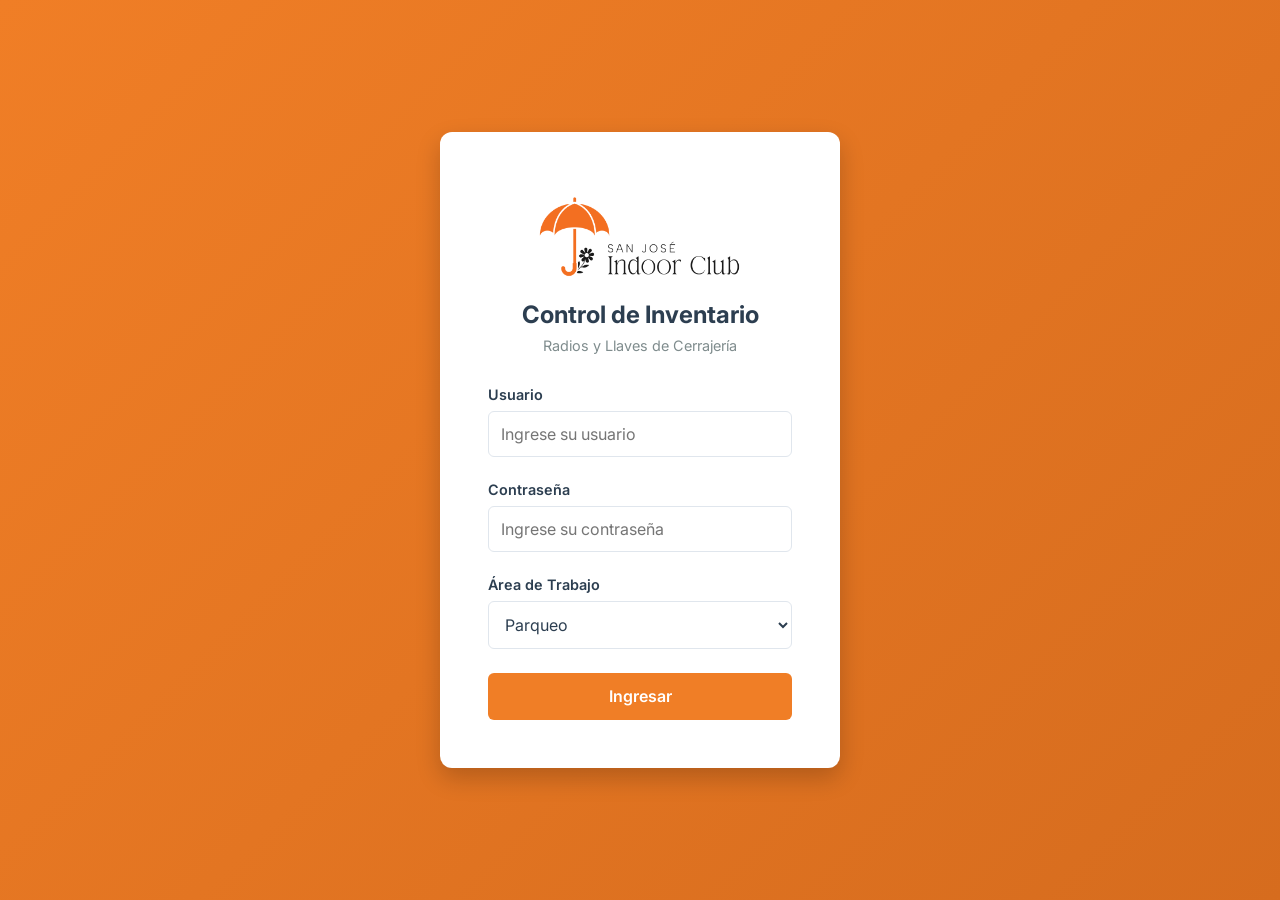
<file: public/index.html>
<!DOCTYPE html>
<html lang="es">

<head>
    <meta charset="UTF-8">
    <meta name="viewport" content="width=device-width, initial-scale=1.0">
    <title>Indoor Club - Control de Inventario</title>
    
    <!-- Favicon -->
    <link rel="icon" type="image/png" href="img/logo-indoor-club.png">
    
    <!-- Enlace a la hoja de estilos principal -->
    <link rel="stylesheet" href="css/style.css">
    
    <!-- Importación de fuentes tipográficas desde Google Fonts -->
    <link href="https://fonts.googleapis.com/css2?family=Inter:wght@300;400;600;700&display=swap" rel="stylesheet">
</head>

<body>
    <!-- Contenedor principal que centra el formulario de inicio de sesión -->
    <div class="login-container">
        
        <!-- Tarjeta blanca o de fondo oscuro que contiene el formulario -->
        <div class="login-card">
            
            <!-- Sección del logotipo -->
            <div class="logo-container">
                <img src="img/indoor-club-dark.png" alt="San José Indoor Club"
                    style="max-width: 300px; height: auto; display: block; margin: 0 auto;">
            </div>
            
            <!-- Títulos descriptivos -->
            <h1>Control de Inventario</h1>
            <p>Radios y Llaves de Cerrajería</p>
            
            <!-- Formulario de Autenticación -->
            <form id="loginForm">
                
                <!-- Campo: Nombre de Usuario -->
                <div class="input-group">
                    <label for="username">Usuario</label>
                    <input type="text" id="username" required placeholder="Ingrese su usuario">
                </div>
                
                <!-- Campo: Contraseña -->
                <div class="input-group">
                    <label for="password">Contraseña</label>
                    <input type="password" id="password" required placeholder="Ingrese su contraseña">
                </div>
                
                <!-- Campo: Área de Trabajo (Seleccionada al iniciar sesión para registrar contexto) -->
                <div class="input-group">
                    <label for="login-area">Área de Trabajo</label>
                    <select id="login-area" class="input-field" required style="width: 100%; padding: 12px; border: 1px solid var(--border-color); border-radius: 6px; background-color: var(--card-bg); font-size: 1rem; color: var(--text-color);">
                        <option value="Parqueo">Parqueo</option>
                        <option value="Hectárea">Hectárea</option>
                    </select>
                </div>
                
                <!-- Contenedor para mostrar mensajes de error de autenticación (oculto por defecto) -->
                <div id="loginError" class="error-msg" style="display: none;">Credenciales inválidas</div>
                
                <!-- Botón de envío del formulario -->
                <button type="submit" class="btn-primary">Ingresar</button>
            </form>
        </div>
    </div>

    <!-- Carga del script de autenticación que manejará el evento submit del formulario -->
    <script src="js/auth.js"></script>
</body>

</html>
</file>
<file: public/css/style.css>
/* ==========================================================================
   VARIABLES GLOBALES (Design Tokens)
   Definen los colores y estilos base de toda la aplicación para mantener consistencia.
   ========================================================================== */
:root {
    --primary: #F07E26; /* Naranja corporativo Indoor Club */
    --primary-dark: #D66C1E; /* Variante oscura para efectos hover */
    --secondary: #E3E829; /* Amarillo secundario */
    --accent: #1EB42F; /* Verde para acentos */
    --bg-color: #F8F9FA; /* Fondo principal de la app */
    --card-bg: #FFFFFF; /* Fondo de contenedores y tarjetas */
    --text-main: #2C3E50; /* Texto principal oscuro */
    --text-muted: #7F8C8D; /* Texto secundario gris */
    --border-color: #E0E6ED; /* Color de bordes y líneas divisorias */
    --error: #E74C3C; /* Rojo para errores o alertas */
    --success: #2ECC71; /* Verde claro para éxitos o estados "disponible" */
}

/* ==========================================================================
   RESETEOS BÁSICOS
   ========================================================================== */
* {
    box-sizing: border-box;
    margin: 0;
    padding: 0;
    font-family: 'Inter', sans-serif;
}

body {
    background-color: var(--bg-color);
    color: var(--text-main);
    display: flex;
    flex-direction: column;
    min-height: 100vh;
}

/* ==========================================================================
   ESTILOS DE LA PÁGINA DE LOGIN (index.html)
   ========================================================================== */
/* Contenedor principal centrado */
.login-container {
    display: flex;
    justify-content: center;
    align-items: center;
    height: 100vh;
    background: linear-gradient(135deg, var(--primary) 0%, var(--primary-dark) 100%);
}

.login-card {
    background: var(--card-bg);
    padding: 3rem;
    border-radius: 12px;
    box-shadow: 0 10px 25px rgba(0,0,0,0.2);
    width: 100%;
    max-width: 400px;
    text-align: center;
}

.logo-placeholder {
    display: flex;
    flex-direction: column;
    align-items: center;
    margin-bottom: 2rem;
}

.umbrella-icon {
    font-size: 3rem;
    color: var(--primary);
}

.login-card h1 {
    font-size: 1.5rem;
    margin-bottom: 0.5rem;
    color: var(--text-main);
}

.login-card p {
    color: var(--text-muted);
    margin-bottom: 2rem;
    font-size: 0.9rem;
}

.input-group {
    margin-bottom: 1.5rem;
    text-align: left;
}

.input-group label {
    display: block;
    margin-bottom: 0.5rem;
    font-size: 0.9rem;
    font-weight: 600;
}

.input-group input {
    width: 100%;
    padding: 0.75rem;
    border: 1px solid var(--border-color);
    border-radius: 6px;
    font-size: 1rem;
    transition: border-color 0.3s ease;
}

.input-group input:focus {
    outline: none;
    border-color: var(--primary);
    box-shadow: 0 0 0 2px rgba(240, 126, 38, 0.2);
}

.btn-primary {
    width: 100%;
    padding: 0.85rem;
    background-color: var(--primary);
    color: white;
    border: none;
    border-radius: 6px;
    font-size: 1rem;
    font-weight: 600;
    cursor: pointer;
    transition: background-color 0.3s ease, transform 0.1s ease;
}

.btn-primary:hover {
    background-color: var(--primary-dark);
}

.btn-primary:active {
    transform: scale(0.98);
}

.error-msg {
    color: var(--error);
    font-size: 0.85rem;
    margin-bottom: 1rem;
    display: none;
}

/* ==========================================================================
   ESTILOS DEL DASHBOARD PRINCIPAL (dashboard.html)
   ========================================================================== */
/* Contenedor que abarca pantalla completa (Sidebar + Main) */
.dashboard-layout {
    display: flex;
    height: 100vh;
}

/* Menú lateral izquierdo */
.sidebar {
    width: 260px;
    background-color: white;
    border-right: 1px solid var(--border-color);
    display: flex;
    flex-direction: column;
}

.sidebar-header {
    padding: 1.5rem;
    border-bottom: 1px solid var(--border-color);
    text-align: center;
}

.sidebar-header h2 {
    color: var(--primary);
    font-size: 1.2rem;
}

.nav-menu {
    flex: 1;
    padding: 1rem 0;
    list-style: none;
}

.nav-menu li {
    padding: 0.75rem 1.5rem;
    cursor: pointer;
    font-weight: 500;
    color: var(--text-muted);
    transition: all 0.3s ease;
    border-left: 4px solid transparent;
}

.nav-menu li:hover, .nav-menu li.active {
    background-color: rgba(240, 126, 38, 0.1);
    color: var(--primary);
    border-left-color: var(--primary);
}

.sidebar-footer {
    padding: 1.5rem;
    border-top: 1px solid var(--border-color);
}

.user-info {
    margin-bottom: 1rem;
    font-size: 0.9rem;
}

.user-info strong {
    color: var(--primary);
}

.btn-logout {
    width: 100%;
    padding: 0.5rem;
    background-color: #f8f9fa;
    border: 1px solid var(--border-color);
    color: var(--text-main);
    border-radius: 4px;
    cursor: pointer;
    transition: background 0.3s;
}

.btn-logout:hover {
    background-color: #e2e6ea;
}

.main-content {
    flex: 1;
    padding: 2rem;
    overflow-y: auto;
    background-color: var(--bg-color);
}

.section-title {
    margin-bottom: 1.5rem;
    color: var(--text-main);
    display: flex;
    justify-content: space-between;
    align-items: center;
}

.card {
    background: white;
    border-radius: 8px;
    padding: 1.5rem;
    box-shadow: 0 2px 10px rgba(0,0,0,0.05);
    margin-bottom: 1.5rem;
}

.search-input {
    padding: 0.5rem 1rem;
    border: 1px solid var(--border-color);
    border-radius: 4px;
    font-size: 0.9rem;
    width: 250px;
    transition: border-color 0.3s;
}

.search-input:focus {
    outline: none;
    border-color: var(--primary);
}

/* ==========================================================================
   TABLAS Y LISTADOS DE DATOS
   ========================================================================== */
table {
    width: 100%;
    border-collapse: collapse;
    margin-top: 1rem;
}

th, td {
    padding: 1rem;
    text-align: left;
    border-bottom: 1px solid var(--border-color);
}

th {
    background-color: #f8f9fa;
    color: var(--text-muted);
    font-weight: 600;
    font-size: 0.9rem;
}

tr:hover {
    background-color: #fcfcfc;
}

/* ==========================================================================
   BADGES (Etiquetas de estado)
   ========================================================================== */
.badge {
    padding: 0.25rem 0.5rem;
    border-radius: 20px;
    font-size: 0.75rem;
    font-weight: 600;
    white-space: nowrap;
}
.badge.disponible { background-color: rgba(46, 204, 113, 0.2); color: #27ae60; }
.badge.en-uso { background-color: rgba(240, 126, 38, 0.2); color: #d35400; }

/* ==========================================================================
   MODALES (Ventanas emergentes)
   ========================================================================== */
.modal {
    display: none;
    position: fixed;
    top: 0; left: 0; width: 100%; height: 100%;
    background: rgba(0,0,0,0.5);
    justify-content: center;
    align-items: center;
}
.modal.active { display: flex; }

.modal-content {
    background: white;
    padding: 2rem;
    border-radius: 8px;
    width: 400px;
    max-width: 90%;
    box-shadow: 0 10px 30px rgba(0,0,0,0.2);
}

.modal-header {
    display: flex;
    justify-content: space-between;
    align-items: center;
    margin-bottom: 1.5rem;
}

.close-btn {
    background: none; border: none; font-size: 1.5rem; cursor: pointer; color: var(--text-muted);
}

.form-group {
    margin-bottom: 1rem;
}
.form-group label {
    display: block; margin-bottom: 0.4rem; font-size: 0.9rem;
}
.form-group input, .form-group select {
    width: 100%; padding: 0.6rem; border: 1px solid var(--border-color); border-radius: 4px;
}

.btn-secondary {
    padding: 0.5rem 1rem;
    background: transparent;
    border: 1px solid var(--border-color);
    border-radius: 4px;
    cursor: pointer;
}
.btn-secondary:hover { background: #f8f9fa; }
.btn-danger {
    padding: 0.5rem 1rem;
    background: var(--error);
    color: white;
    border: none;
    border-radius: 4px;
    cursor: pointer;
}

.btn-edit {
    padding: 0.5rem 1rem;
    background: var(--primary);
    color: white;
    border: none;
    border-radius: 4px;
    cursor: pointer;
}
.btn-edit:hover { background: var(--primary-dark); }

.action-btns {
    display: flex; gap: 0.5rem;
}

/* ==========================================================================
   DISEÑO ADAPTABLE (Responsive Design - Mobile First Media Queries)
   ========================================================================== */
.mobile-header {
    display: none;
    background-color: var(--card-bg);
    padding: 1rem;
    box-shadow: 0 2px 5px rgba(0,0,0,0.1);
    align-items: center;
    justify-content: space-between;
    position: sticky;
    top: 0;
    z-index: 99;
}

.mobile-header img {
    height: 40px;
}

.btn-menu {
    background: none;
    border: none;
    font-size: 1.5rem;
    color: var(--primary);
    cursor: pointer;
}

.table-responsive {
    width: 100%;
    overflow-x: auto;
    -webkit-overflow-scrolling: touch;
}

@media (max-width: 1024px) {
    .dashboard-layout {
        flex-direction: column;
    }

    .mobile-header {
        display: flex;
    }

    .sidebar {
        position: fixed;
        left: -100%;
        top: 0;
        bottom: 0;
        z-index: 100;
        box-shadow: 2px 0 10px rgba(0,0,0,0.1);
        transition: left 0.3s ease;
        width: 260px;
    }

    .sidebar.active {
        left: 0;
    }

    .sidebar-overlay {
        display: none;
        position: fixed;
        top: 0; left: 0; right: 0; bottom: 0;
        background: rgba(0,0,0,0.5);
        z-index: 99;
    }
    
    .sidebar-overlay.active {
        display: block;
    }

    .main-content {
        padding: 1rem;
    }

    .section-title {
        flex-direction: column;
        align-items: flex-start;
        gap: 1rem;
    }

    .section-title > div {
        flex-wrap: wrap;
        width: 100%;
    }

    .section-title > div > * {
        flex: 1 1 100%;
    }

    .search-input {
        width: 100%;
    }
}

/* ==========================================================================
   CLASES DE UTILIDAD Y REFACTORIZACIÓN
   ========================================================================== */
.sidebar-logo {
    max-width: 80%;
    height: auto;
    display: block;
    margin: 0 auto 10px auto;
}

.sidebar-subtitle {
    font-size: 0.8rem;
    color: var(--text-muted);
}

.user-area-display {
    color: var(--primary);
    font-weight: 600;
    margin-top: 2px;
}

.w-auto {
    width: auto !important;
}

.filters-bar {
    display: flex;
    gap: 10px;
}

.sortable-header {
    cursor: pointer;
}

/* Dashboard & Reports Styles */
.chart-container {
    display: flex;
    justify-content: center;
    align-items: center;
    height: 400px;
}

.chart-container.small {
    margin-bottom: 20px;
    height: 300px;
}

.metrics-grid {
    display: grid;
    grid-template-columns: repeat(auto-fit, minmax(200px, 1fr));
    gap: 20px;
    margin-bottom: 20px;
}

.metric-card {
    text-align: center;
    padding: 20px;
}

.metric-title {
    color: var(--text-muted);
    font-size: 1rem;
    margin-bottom: 10px;
}

.metric-value {
    font-size: 2rem;
    font-weight: 700;
}

.metric-value.primary { color: var(--primary); }
.metric-value.danger { color: var(--error); }
.metric-value.text {
    font-size: 1.5rem;
    font-weight: 600;
    color: var(--text-main);
    min-height: 36px;
    display: flex;
    align-items: center;
    justify-content: center;
}

.report-filters {
    display: flex;
    gap: 10px;
    align-items: center;
}

.report-selector {
    width: auto;
    font-weight: 600;
    background-color: #f1f5f9;
}

.report-date-label {
    font-weight: 500;
    margin-left: 10px;
}

.btn-report {
    width: auto;
    padding: 8px 12px;
}
</file>
